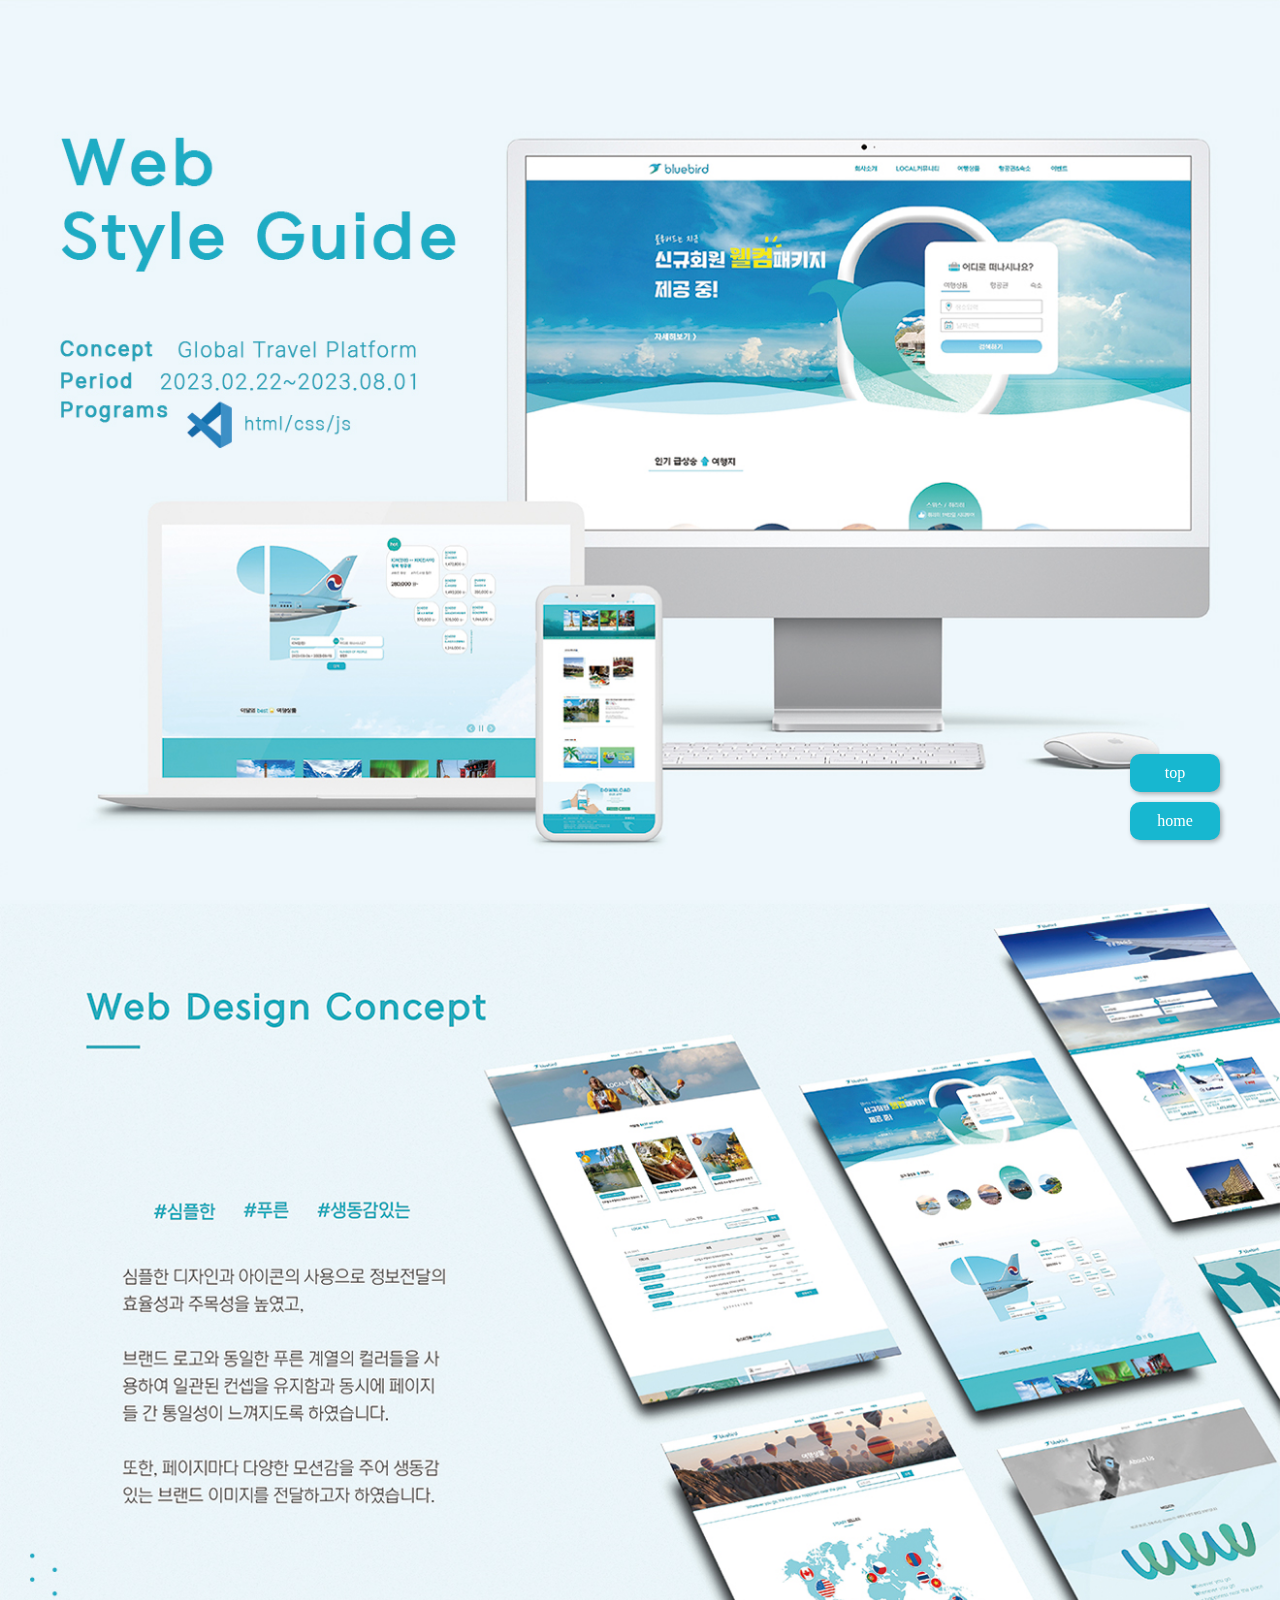
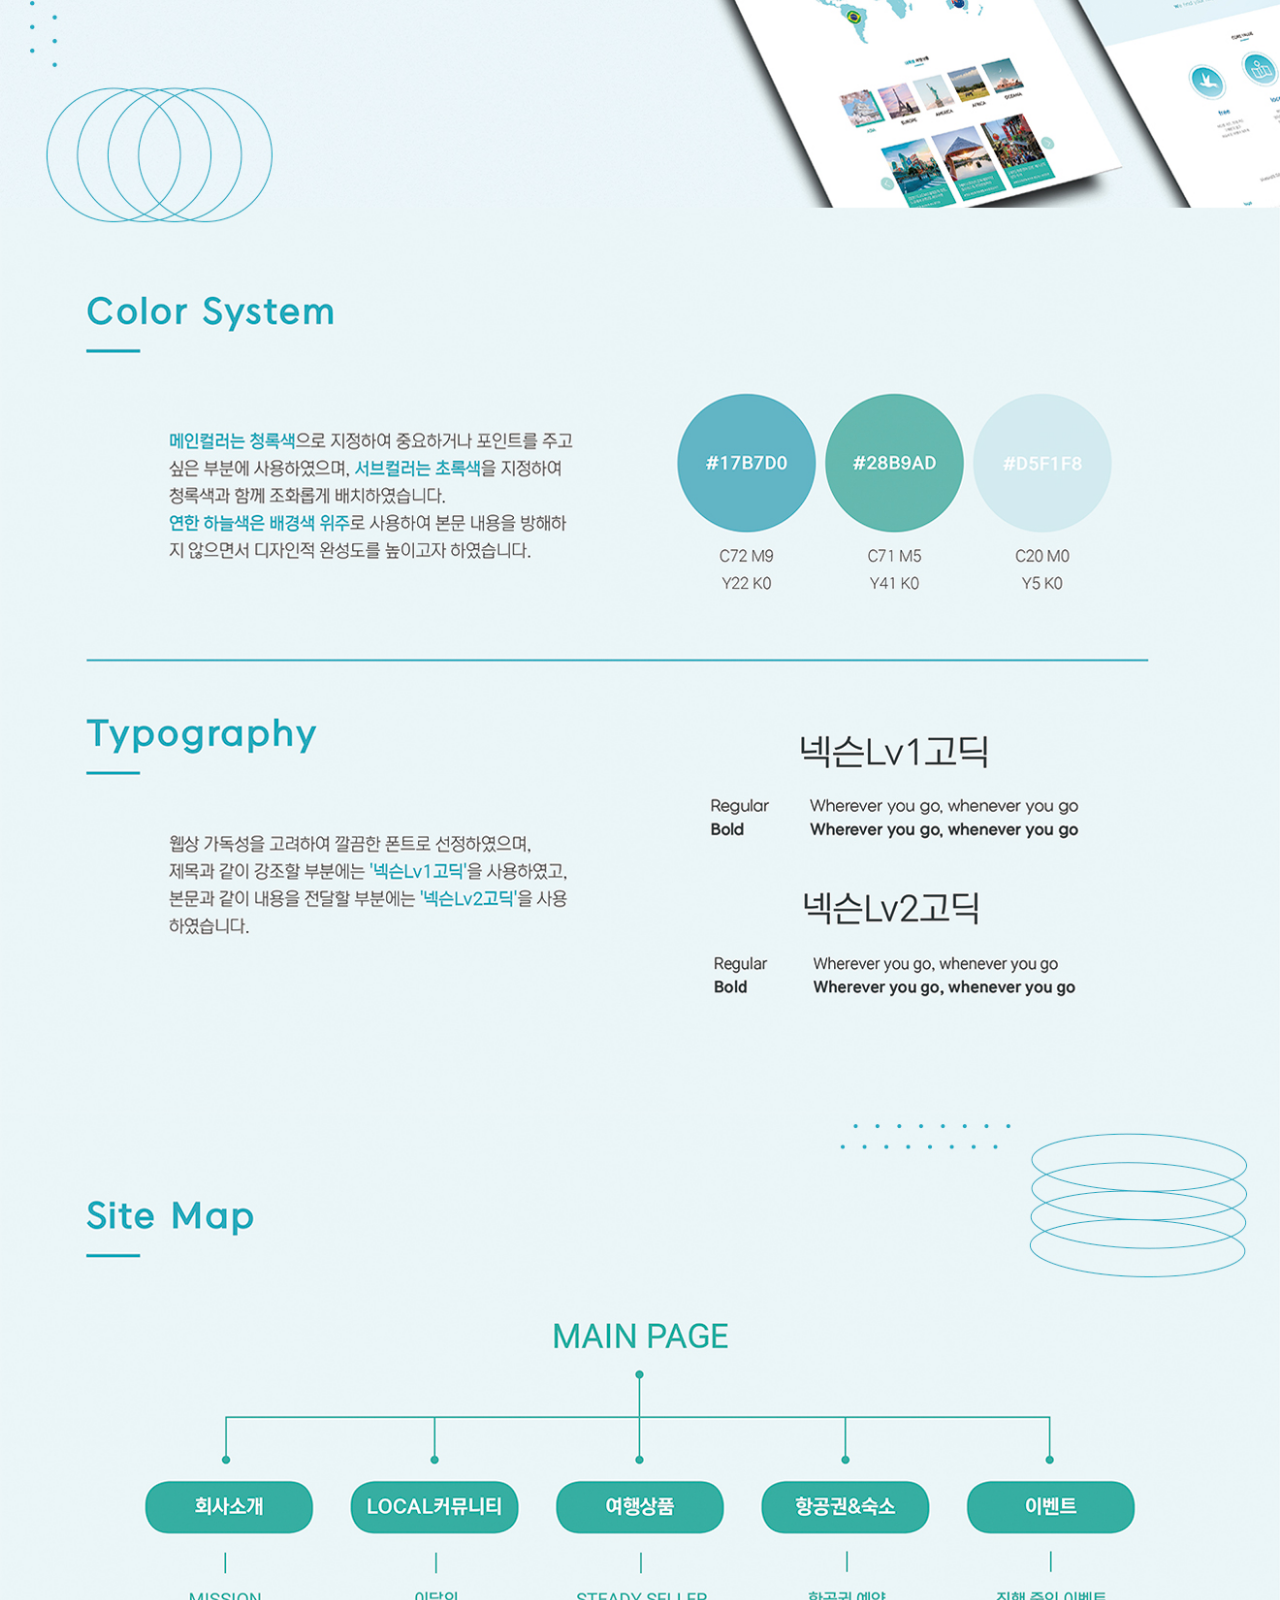
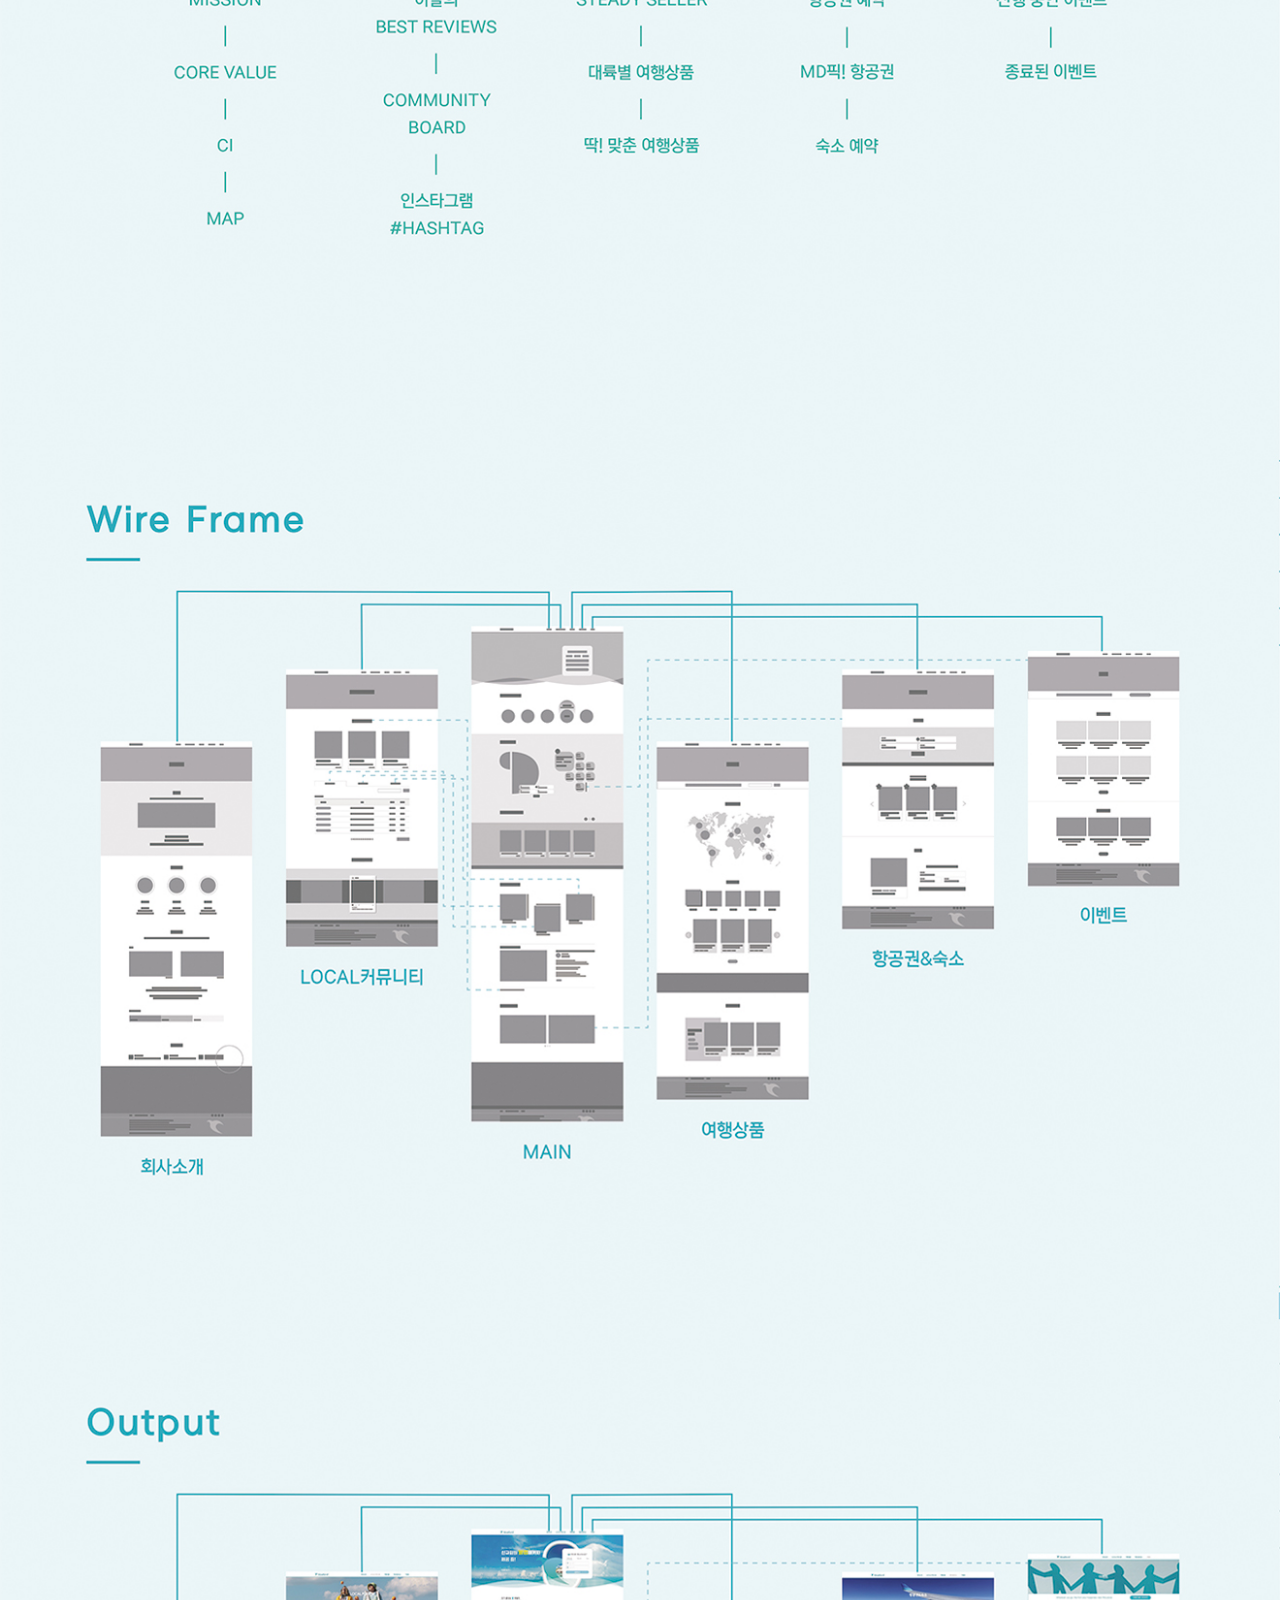
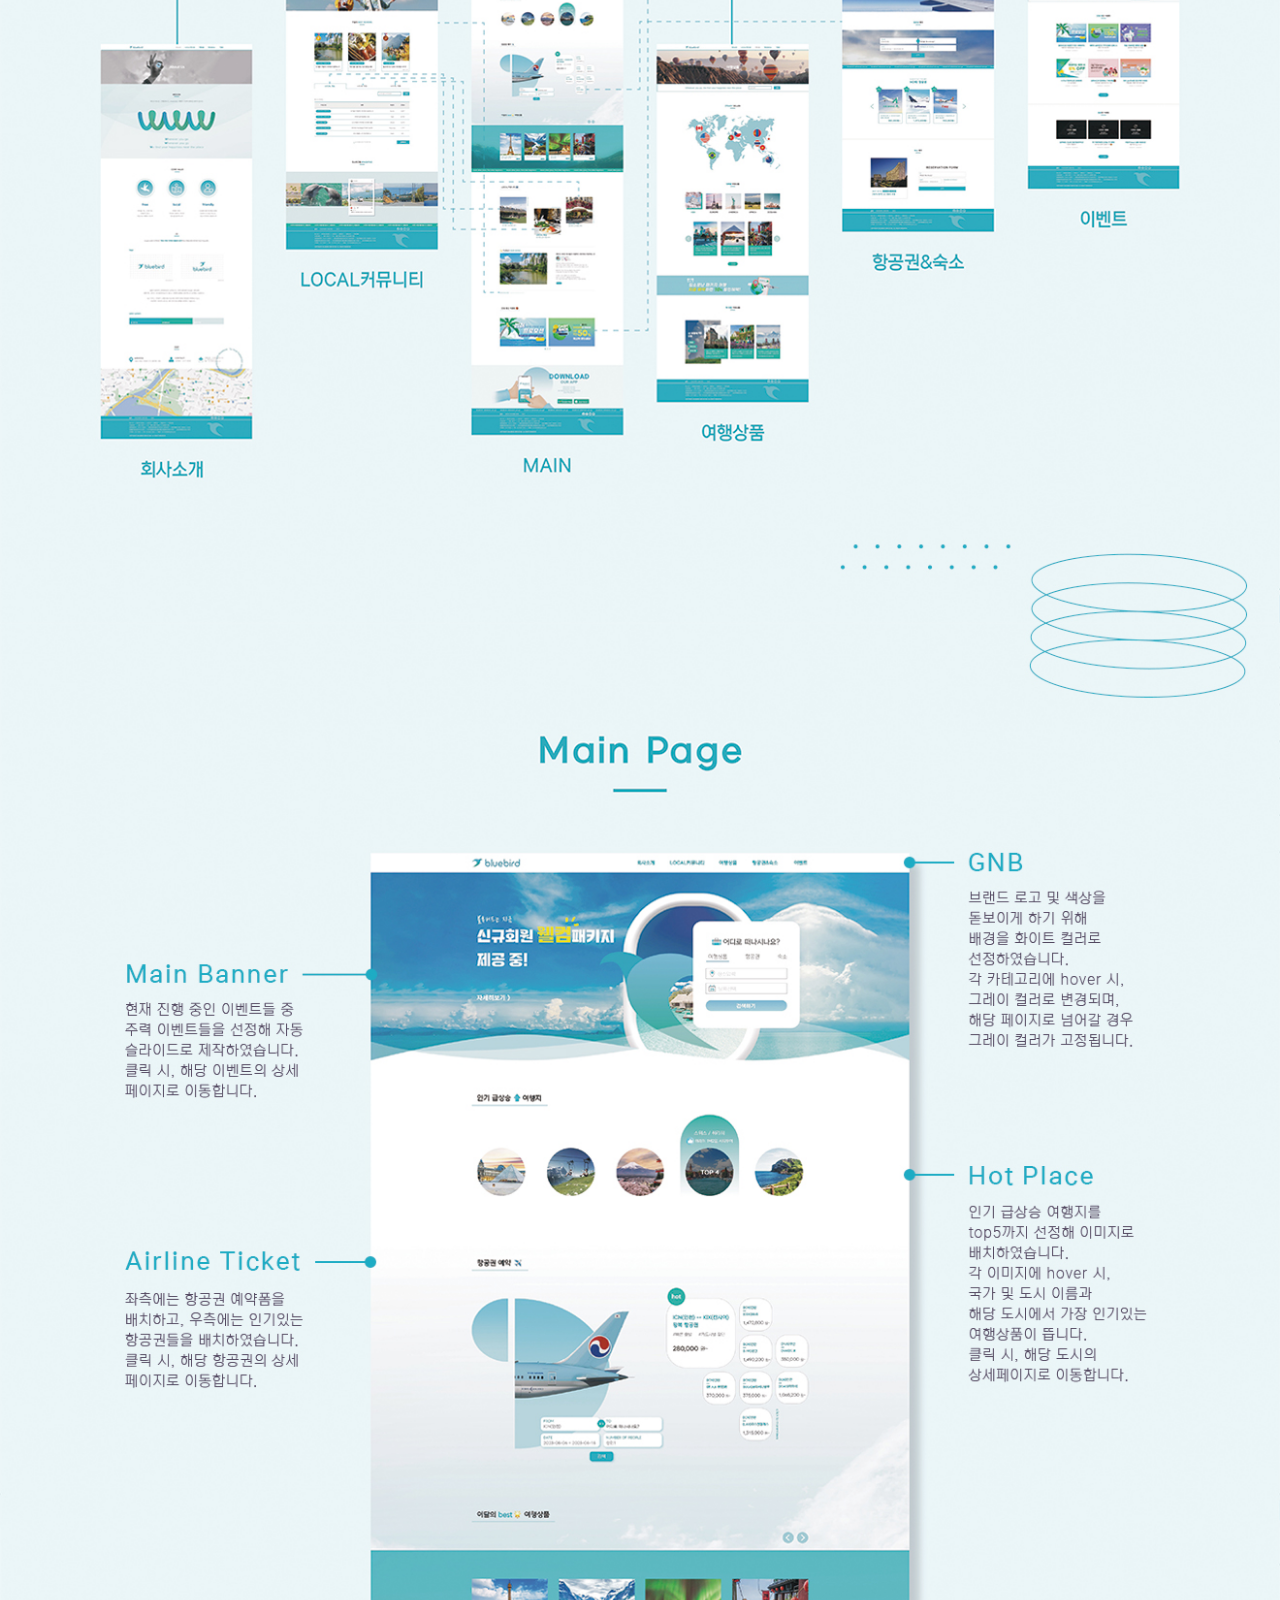
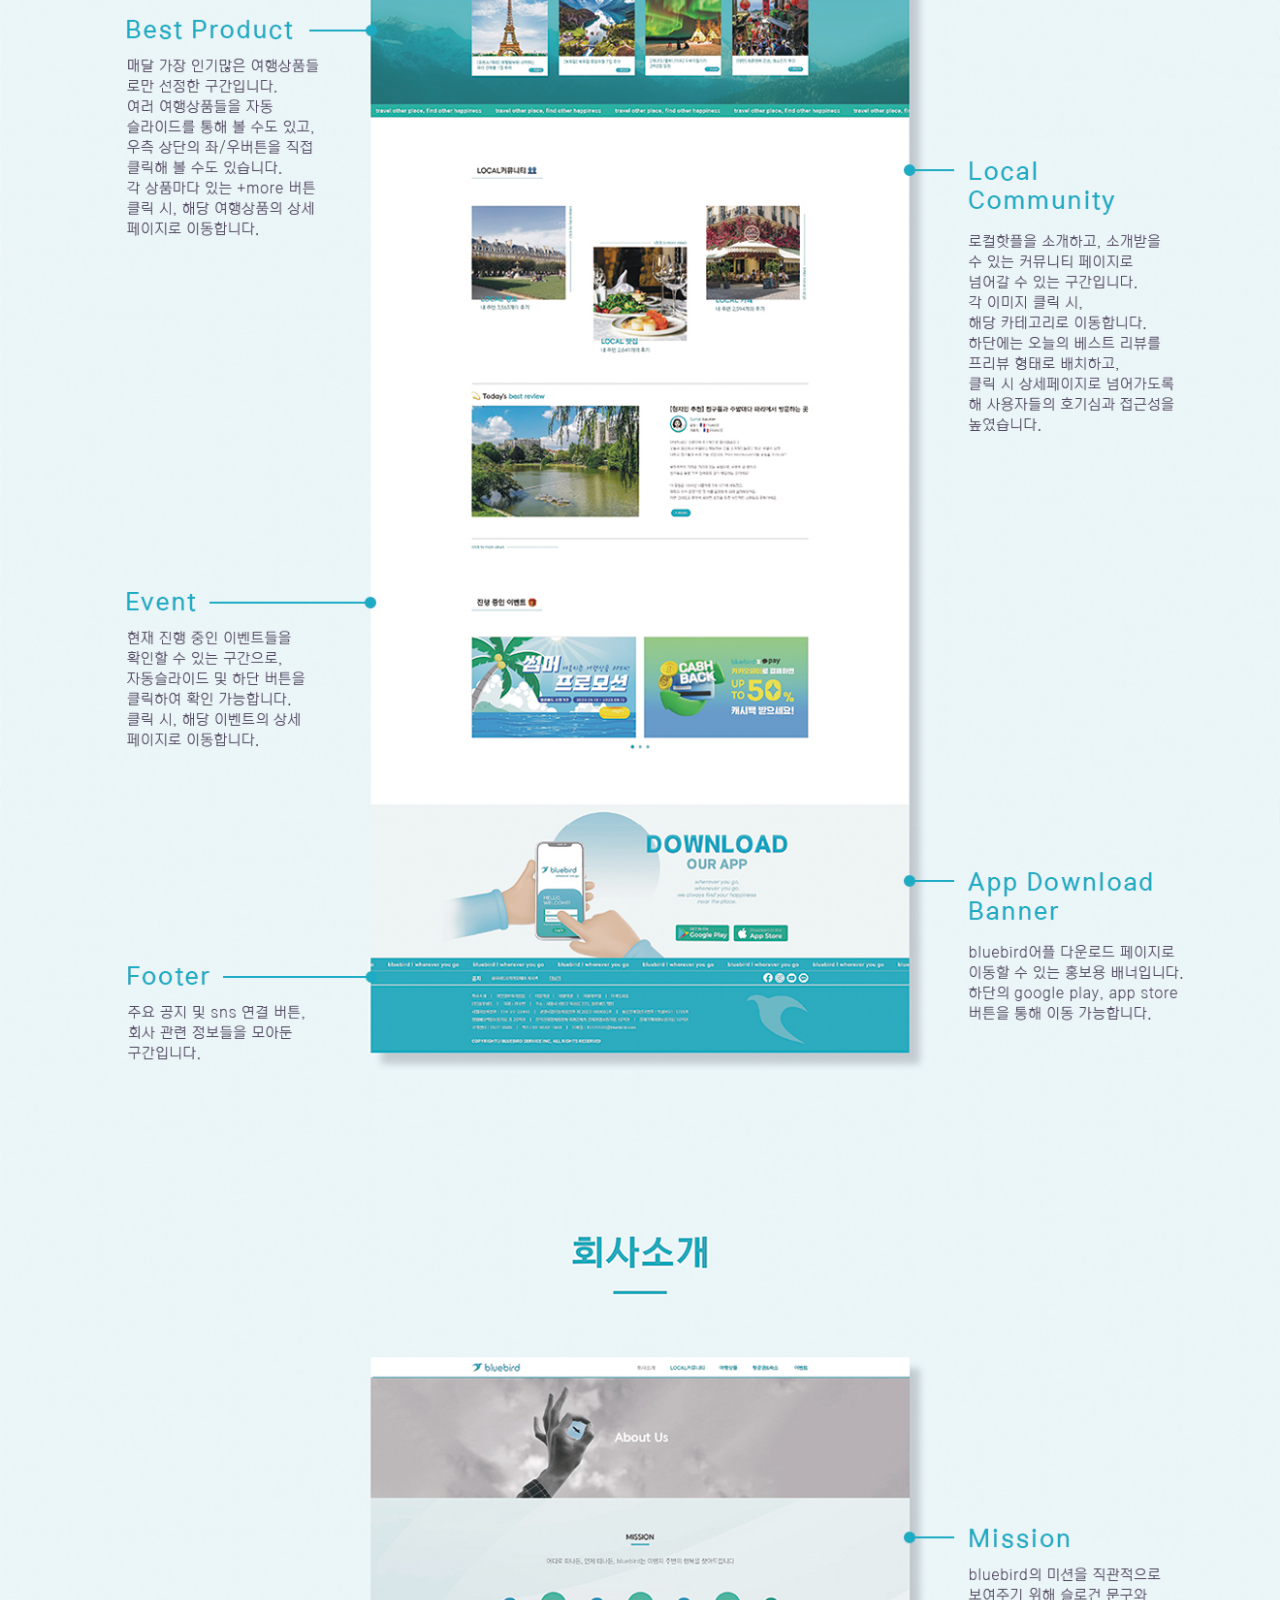
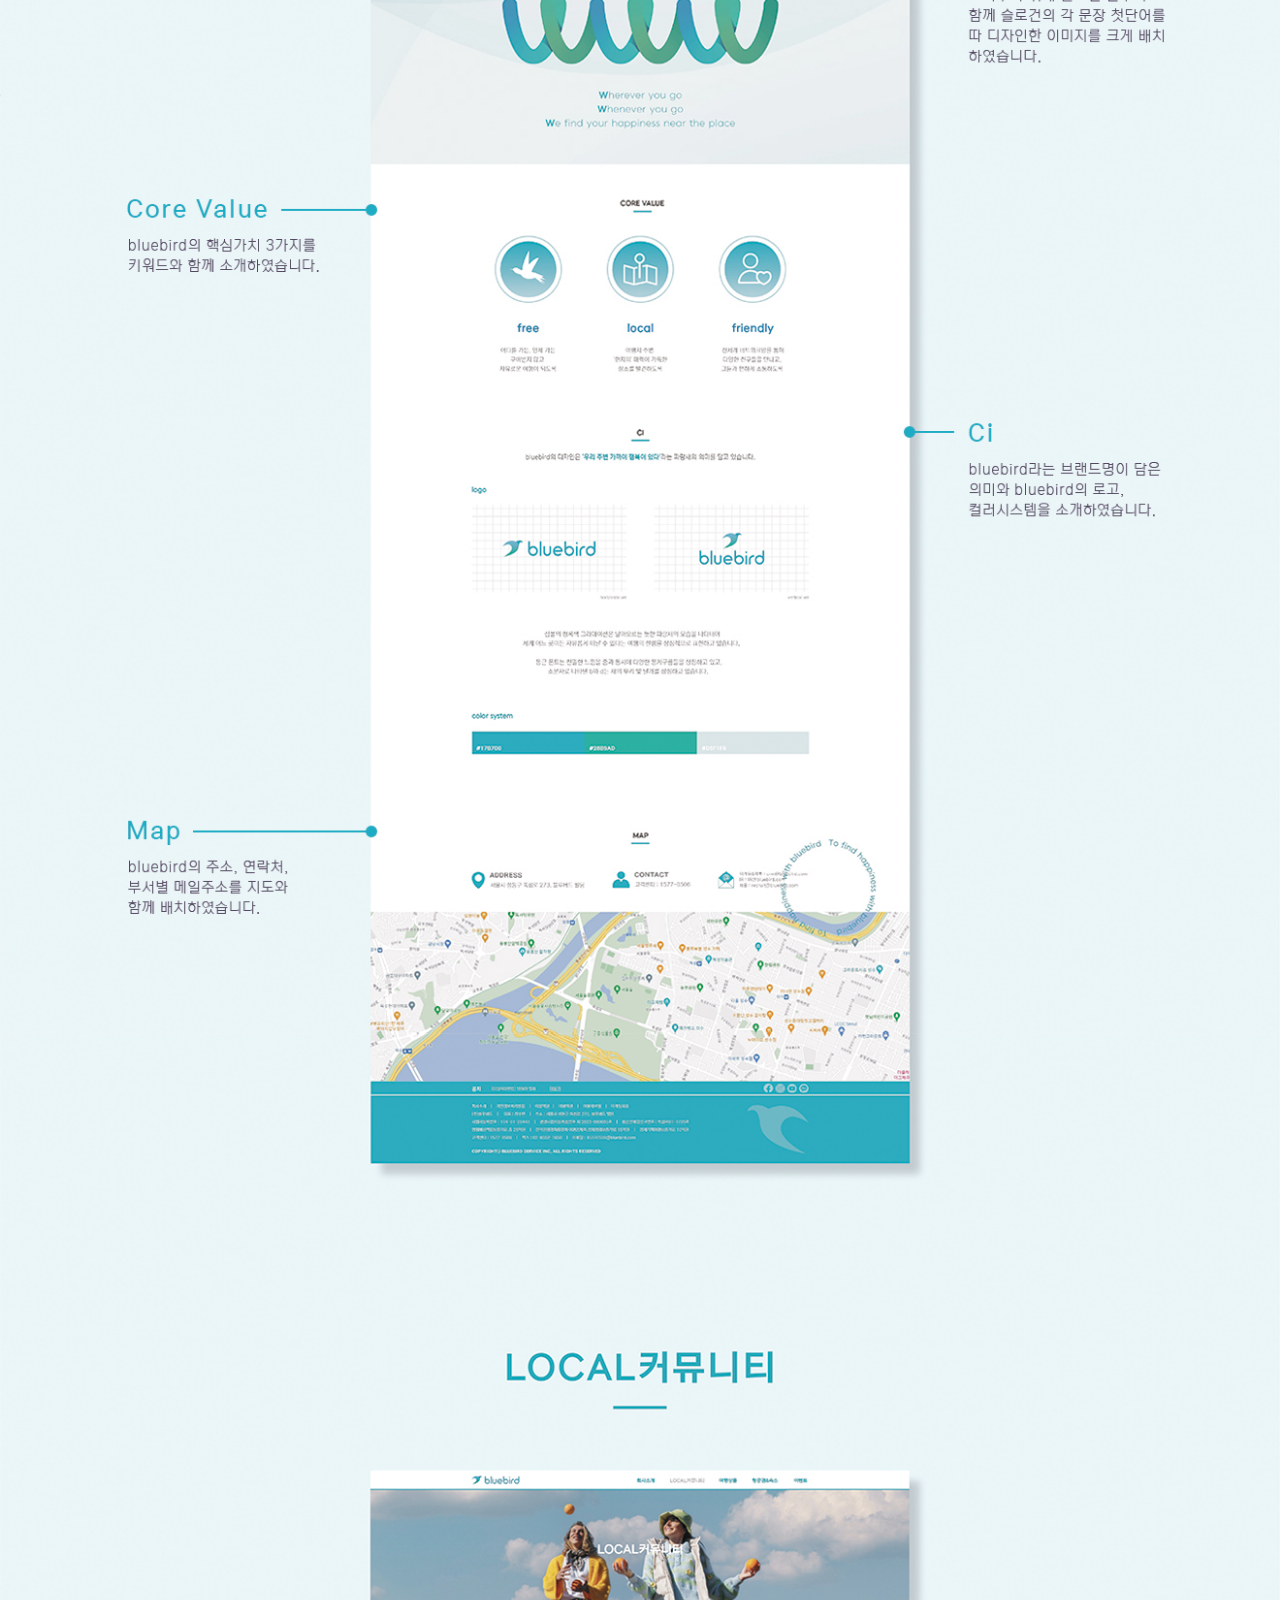
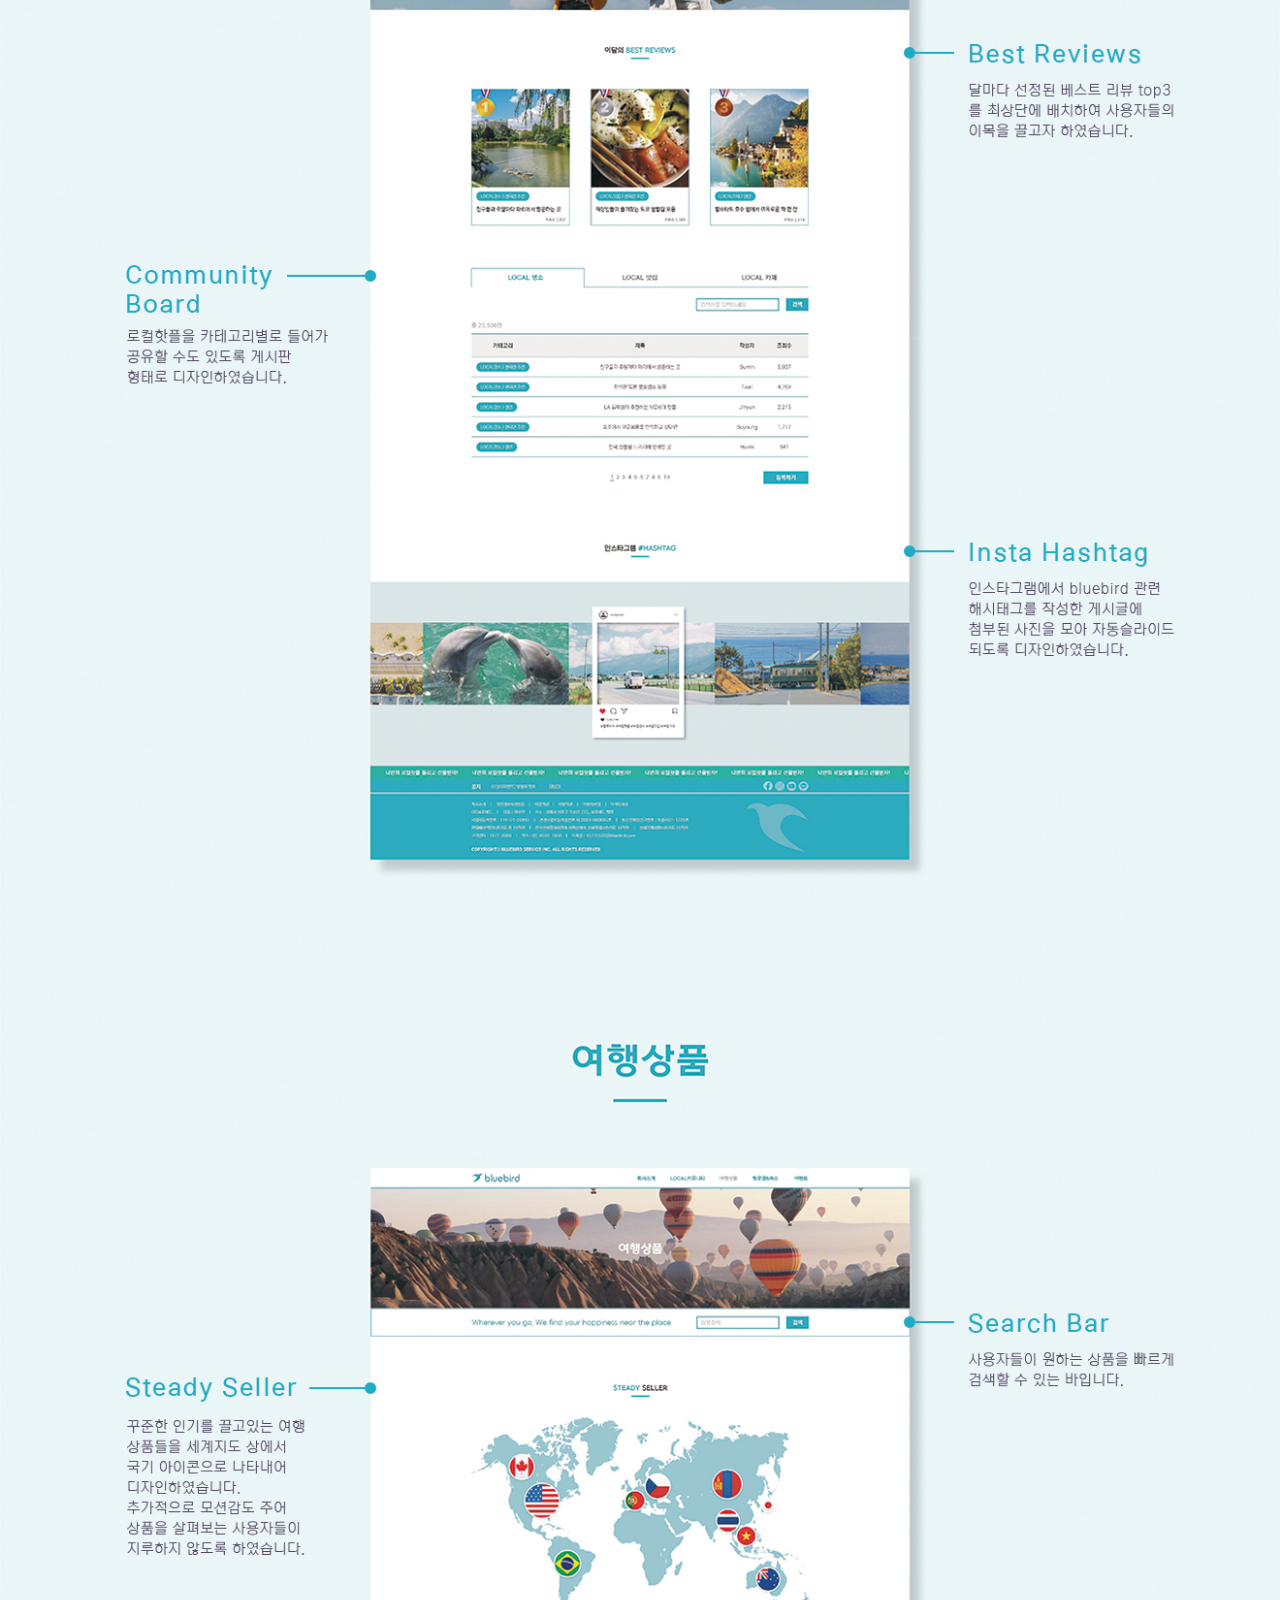
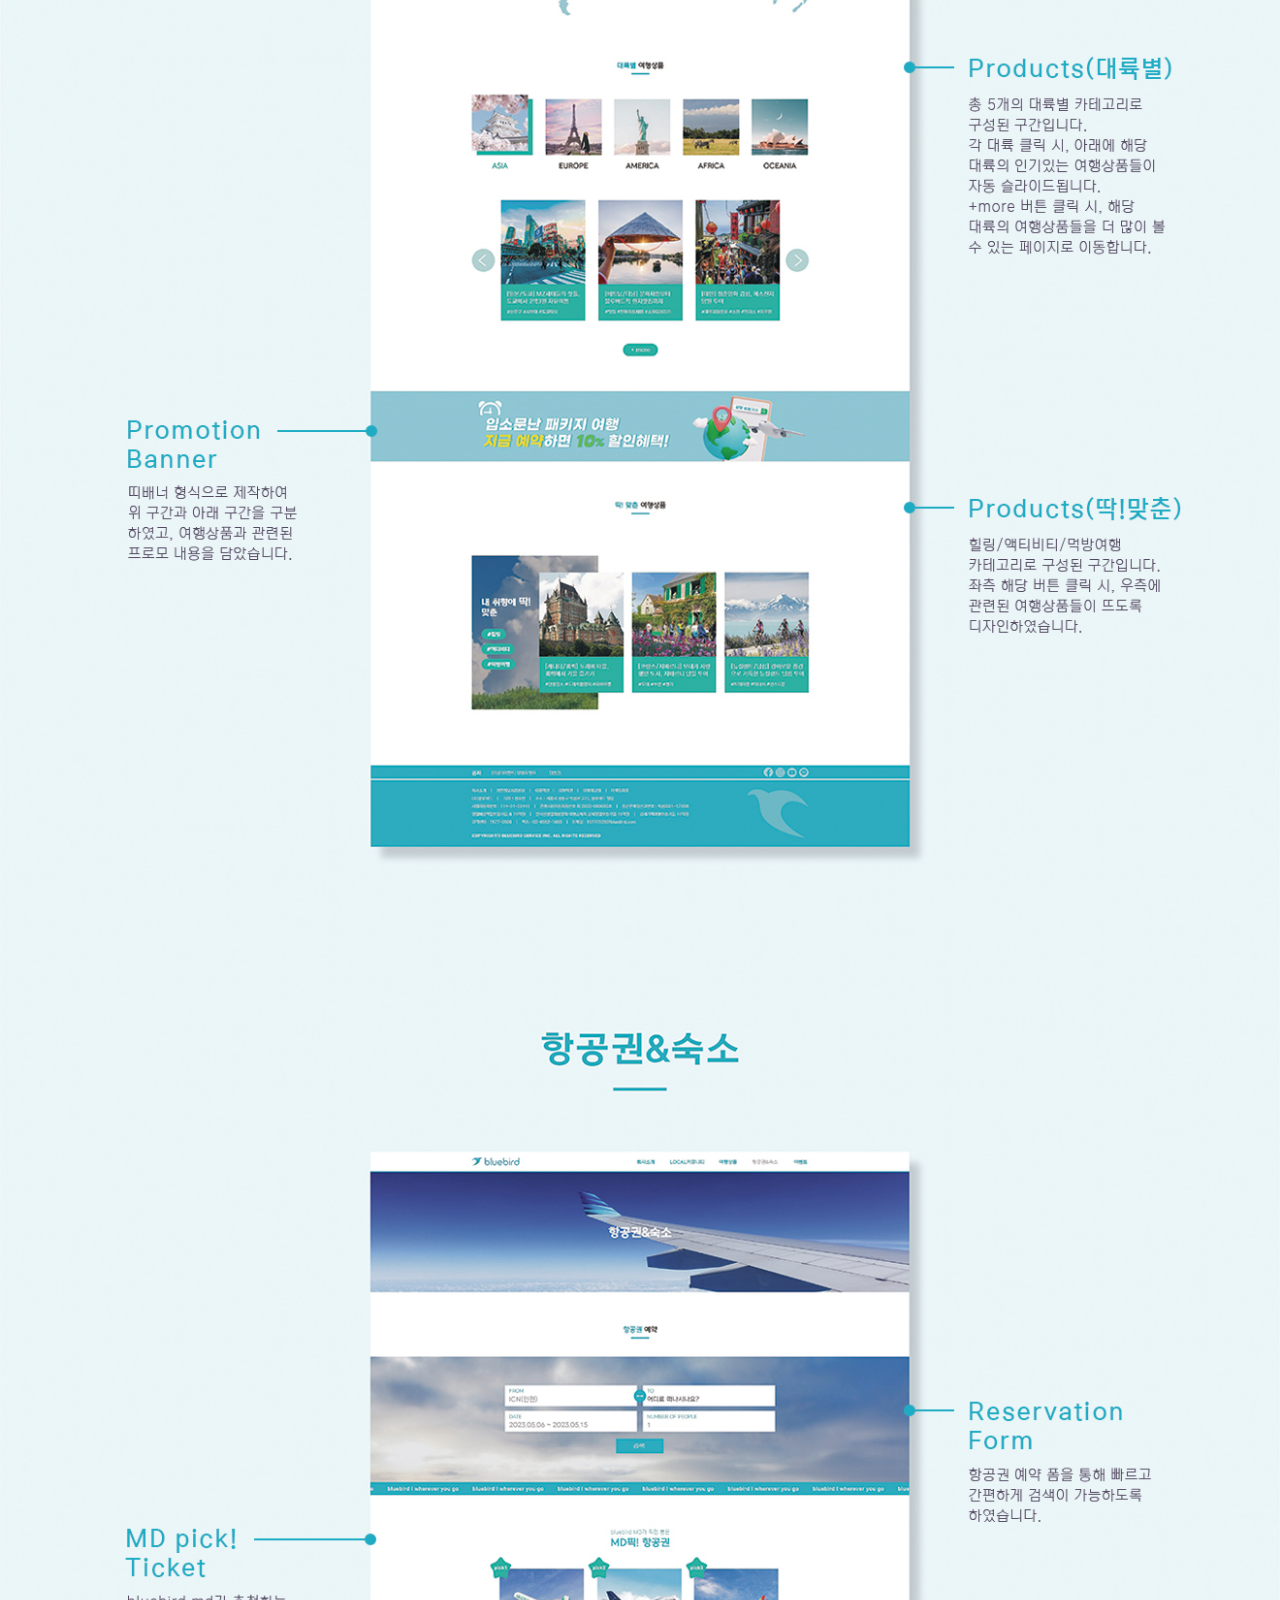
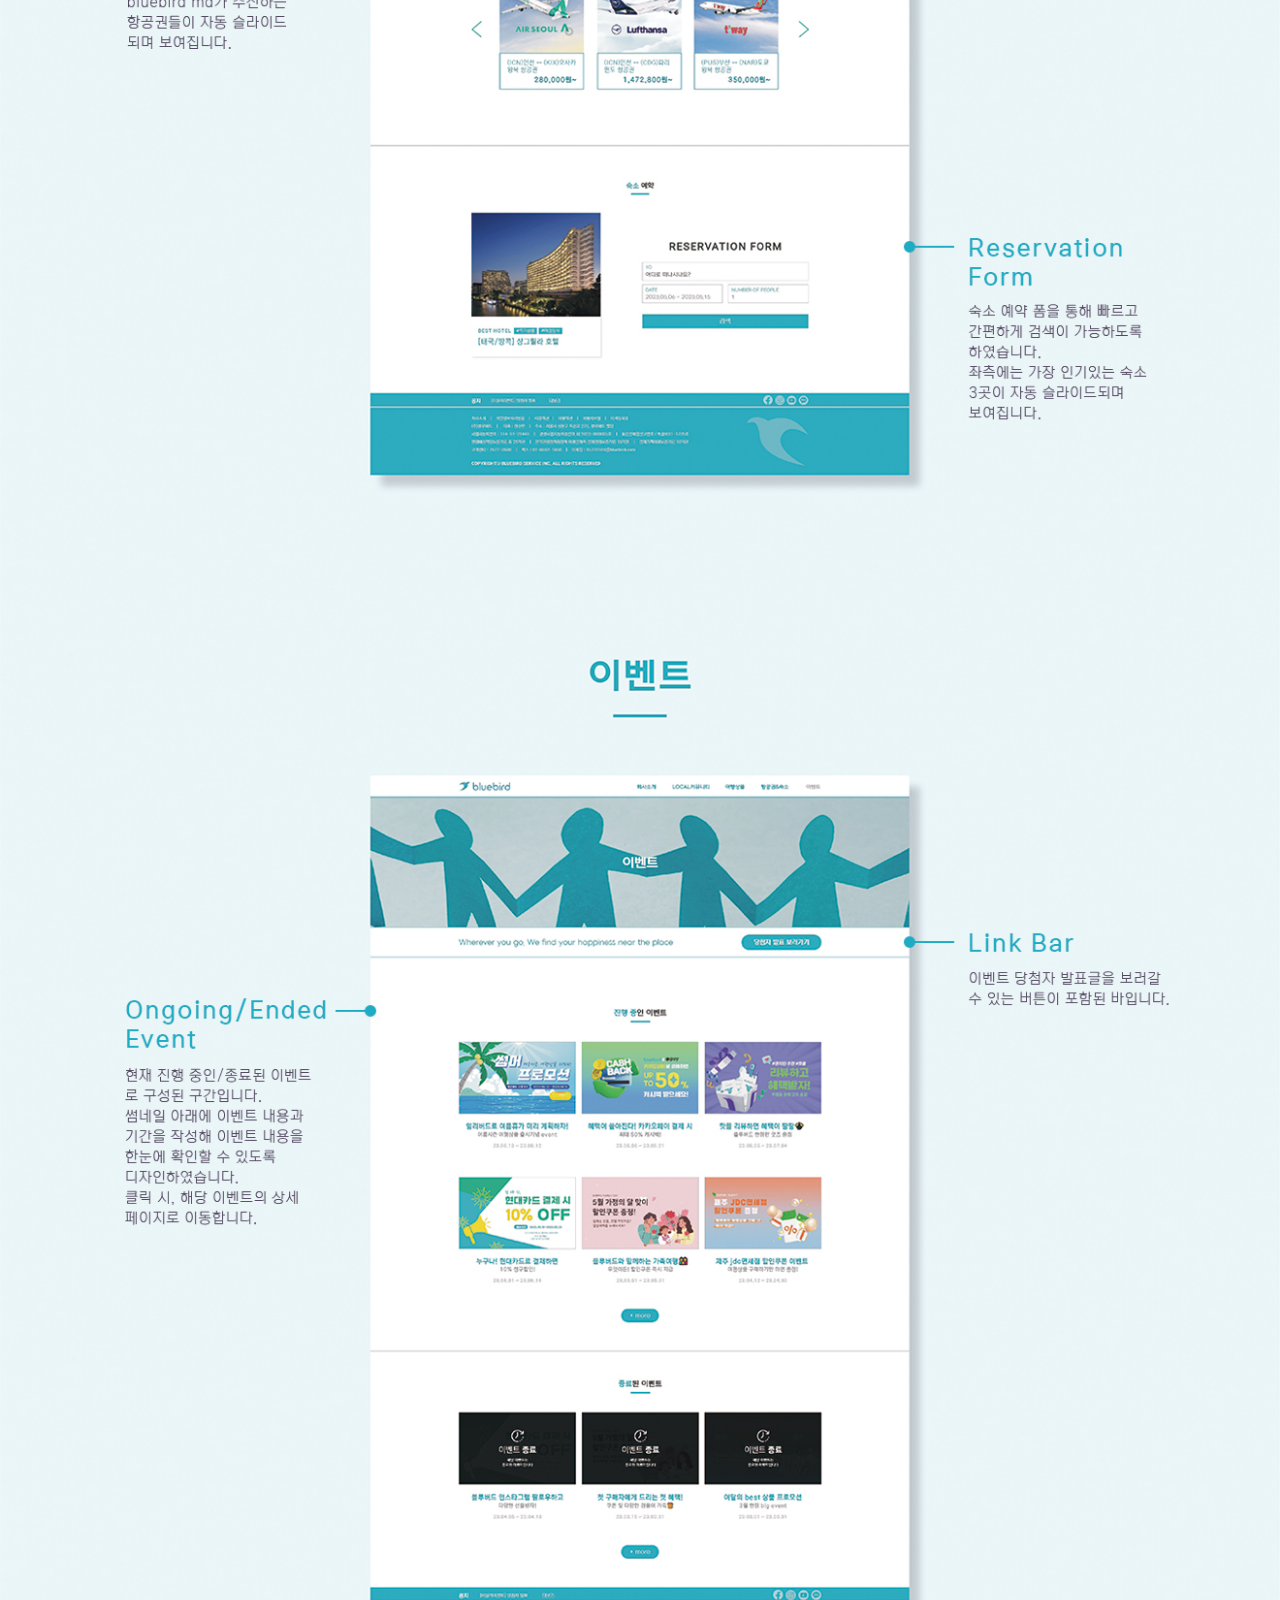
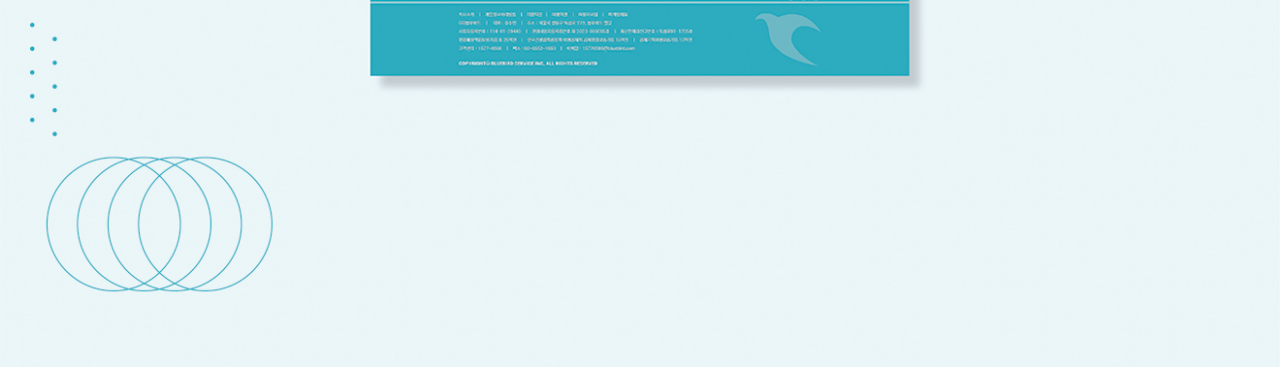
<file: guide/web.html>
<!doctype html>
<html>
	<head>
		<title>bluebird web</title>
		<meta charset="utf-8">
		<link href="guide.css" rel="stylesheet" type="text/css">
	</head>
	<body>
		<img src="../images/web guide_web_01.jpg" alt="guide1" class="web">
		<img src="../images/web guide_web_02.jpg" alt="guide2" class="web margin">
		<ul class="seiva_btn">
			<li><a href="#">top</a><li>
			<li><a href="../index.html" onclick="window.close()">home</a><li>
		</ul>
	</body>	
</html>
</file>
<file: guide/guide.css>
* {
    margin: 0;
    padding: 0;
}

body {
    text-align: center;
}

ul {
    list-style: none;
    position: fixed;
    bottom: 50px;
    right: 50px;
    text-align: center;
}

ul li {
    margin: 10px;
}

ul li a {
    display: inline-block;
    padding: 10px 20px;
    border-radius: 10px;
    box-shadow: 2px 2px 5px rgba(0, 0, 0, 0.3);
    width: 50px;
}

.seiva_btn li a {
    background: #17b7d0;
}

.waves_btn li a {
    background: #f26c63;
}

a {
    text-decoration: none;
    color: #fff;
}

img {
    max-width: 100%;
}

.margin{
    margin-top: -4px;
}
</file>
